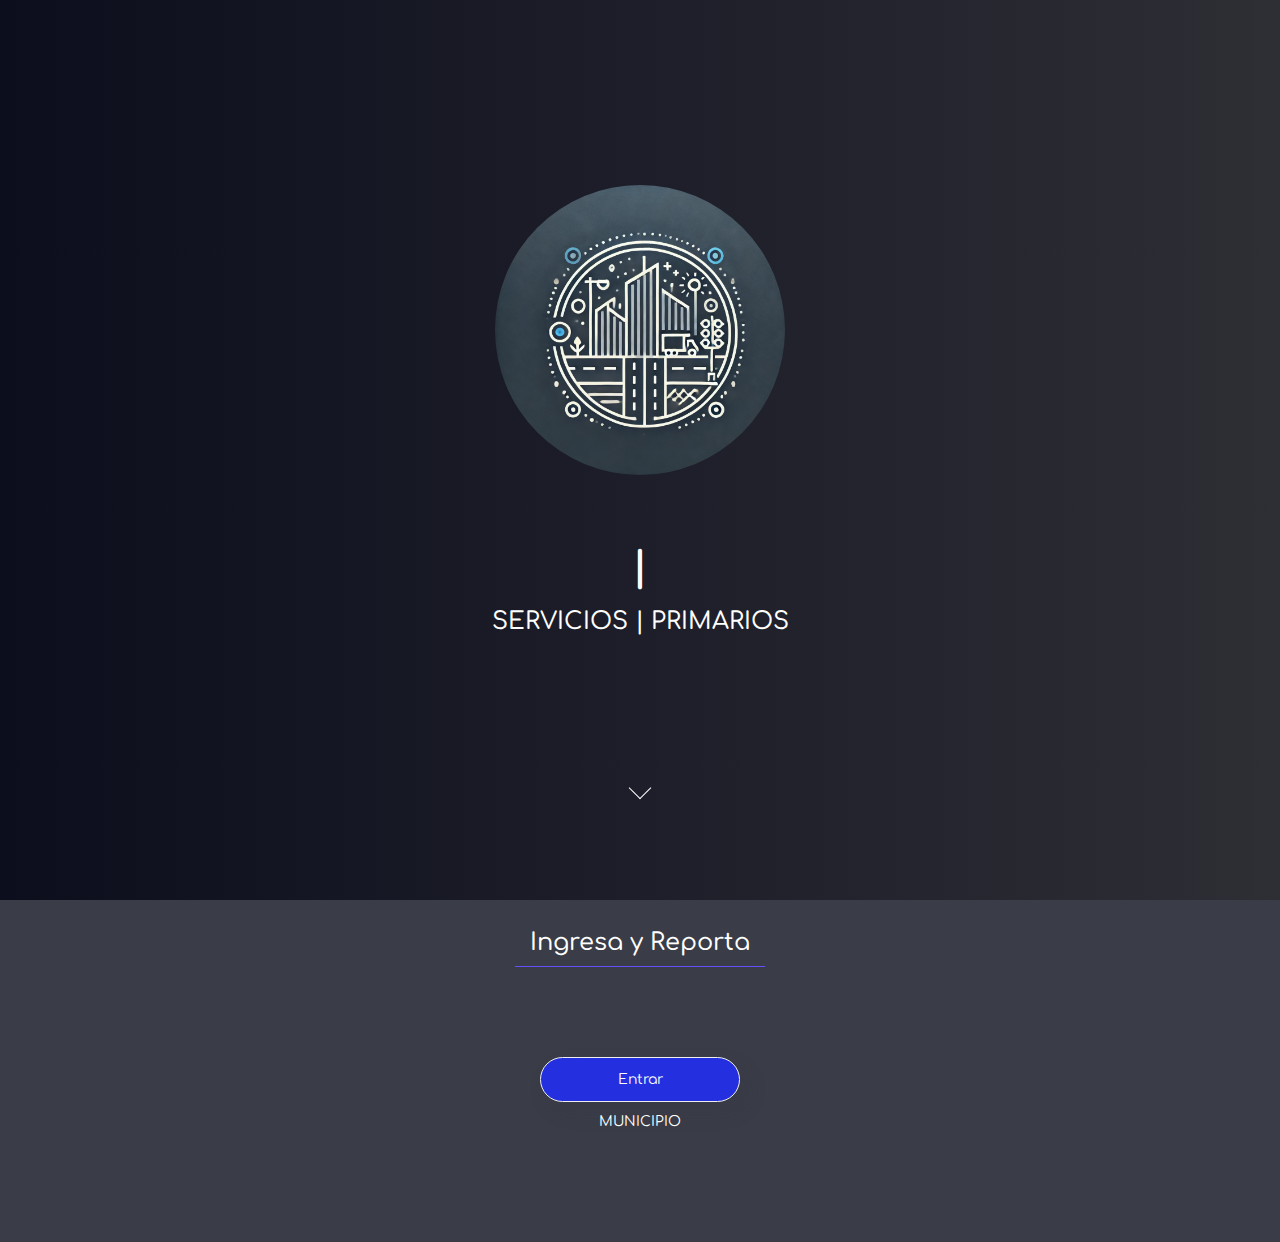
<file: index.html>
<!DOCTYPE html>
<html lang="en" >
<head>
  <meta charset="UTF-8">
  <title>Landing Page With Typer</title>
  <link rel="stylesheet" href="https://maxcdn.bootstrapcdn.com/font-awesome/4.5.0/css/font-awesome.min.css">
<link href="https://fonts.googleapis.com/css?family=Comfortaa|Cormorant+Garamond|Poiret+One" rel="stylesheet">

<meta name="viewport" content="width=device-width, initial-scale=1"><link rel='stylesheet' href="https://cdnjs.cloudflare.com/ajax/libs/animate.css/4.1.1/animate.min.css">
<link rel='stylesheet' href='https://maxcdn.bootstrapcdn.com/bootstrap/3.3.5/css/bootstrap.min.css'>
<link rel='stylesheet' href='https://fonts.googleapis.com/css?family=Raleway'><link rel="stylesheet" href="./style.css">

</head>
<body>
<!-- partial:index.partial.html -->
<header id="header">
  <div class="vert-text">
	<div class="p-img">
	<img src="logo4.png" style="border-radius: 50%;
  width: 290px;
  height: 290px;"/>
</div>
            <h1 id="typer-size">                
                <!-- TEXTS -->
                <span id="typed"></span>
                <div id="typed-strings">
                	<p>Reportes</span> </p>
                    <p>Mpo.Escobedo</p>
                    <p><span class="#">Que requieres?</span></p>
                    <p>Falla de Alumbrado</p>
                    <p>Reporte Baches</p>
									  <p>Falla Semaforos</p>
									  <p>Tramites Mpo.</p>
                    <!-- <p>JAVASCRIPT</p>
									  <p>CSS</p>
									  <p>Simple Landing Page</p>
									  <p>Ruby</p>
										<p>Most Powerful Typer</p>
										<p>Codepen</p>
		 								<p>Apple</p>
										<p>Facebook</p>
										<p>You can still add more</p> -->
                </div>
                <!-- TEXTS ENDS -->
            </h1>
            <!-- TITLE -->
            
    <h3>SERVICIOS | PRIMARIOS</h3>
    <a href="#contacts" class="scroll-down nav-link"></a>
  </div>
</header>
<!-- FOOTER  -->
<footer id="contacts">
  <div class="container">
    <div class="row">
      <div class="col-md-6 col-md-offset-3 text-center">
        <h3 class="zayn">Ingresa y Reporta</h3>
				<hr class="style17">
<!-- 		FORMS		 -->
			<form>
        <!-- <input type="text" placeholder="Enter First Name"/><br>
				<input type="text" placeholder="Enter Last Name"/><br>
				<input type="text" placeholder="Enter Your Email"/><br> -->
				<button>Entrar</button>
			</form>
        <p>MUNICIPIO</p>
      </div>
    </div>
  </div>
</footer>


<!-- FOLLOW -->

<!-- partial -->
  <script src='https://cdnjs.cloudflare.com/ajax/libs/jquery/2.1.3/jquery.min.js'></script>
<script src='https://maxcdn.bootstrapcdn.com/bootstrap/3.3.5/js/bootstrap.min.js'></script><script  src="./script.js"></script>

</body>
</html>
</file>
<file: style.css>
body {
  font-family: 'Comfortaa', cursive;
	background: #585877;  /* fallback for old browsers */
	background: -webkit-linear-gradient(to right, #4c5064, #3a3c47);  /* Chrome 10-25, Safari 5.1-6 */
	background: linear-gradient(to right, #0c0e1d, #2e2e35); /* W3C, IE 10+/ Edge, Firefox 16+, Chrome 26+, Opera 12+, Safari 7+ */
}
h1.major,
h2.major,
h3.major,
h4.major,
h5.major,
h6.major {
  padding-bottom: 1em;
  border-bottom: solid 2px rgba(255, 255, 255, 0.125);
  margin-bottom: 20px;
}
a {
  color: #33A9B7;
}
#typer-size{
	font-size: 40px;
}
a:hover,
a:focus {
  color: #00E4FF;
  text-decoration: none;
}
header {
  display: table;
  position: relative;
  width: 100%;
  height: 100vh;
  color: white;
}
header #particles {
  position: absolute;
  width: 100%;
  height: 100%;
  top: 0;
  left: 0;
}
header .vert-text {
  display: table-cell;
  position: relative;
  vertical-align: middle;
  text-align: center;
}
header .vert-text h1 {
  padding: 0;
  margin: 0;
  font-size: 4.5em;
  font-weight: 700;
}
header .vert-text .scroll-down {
  display: block;
  position: absolute;
  bottom: 12%;
  left: 50%;
  color: #fff;
  -webkit-transform: translate(0, -50%);
  transform: translate(0, -50%);
  -webkit-transition: opacity 0.5s;
  -o-transition: opacity 0.5s;
  transition: opacity 0.5s;
}
header .vert-text .scroll-down:hover {
  opacity: 0.5;
}
header .vert-text .scroll-down::after {
  position: absolute;
  content: '';
  width: 16px;
  height: 16px;
  margin: -12px 0 0 -8px;
  border-left: 1px solid #fff;
  border-bottom: 1px solid #fff;
  -webkit-transform: rotate(-45deg);
  transform: rotate(-45deg);
  box-sizing: border-box;
}
header .vert-text .scroll-down::before {
  position: absolute;
  top: -22px;
  left: -22px;
  z-index: -1;
  content: '';
  width: 44px;
  height: 44px;
  box-shadow: 0 0 0 0 rgba(255, 255, 255, 0.1);
  border-radius: 100%;
  opacity: 0;
  -webkit-animation: sdb 3s infinite;
  animation: sdb 3s infinite;
  box-sizing: border-box;
}



#contacts {
	margin: 0 auto;
  padding: 100px 0;
	background: #3a3c47;
	width: 100%;
  color: #fff;
	transition: all 1.7s ease;
}
#contacts:hover{
	background: #3a3c47;
	color: #fff;
}
#contacts .social {
  padding-bottom: 20px;
  border-bottom: solid 2px rgba(255, 255, 255, 0.125);
}



form{
	margin-top: 70px;
	width: 100%;
}

input[type=text]{
	margin-top: 20px;
	width: 390px;
	height: 55px;
	border-radius: 100px;
	padding: 10px;
	outline: none;
	background: rgba(0,0,0,0.2);
	border: 1px solid #fff;
	transition: all 0.3s ease;
}
input[type=text]:focus{
	background: rgba(5, 9, 245, 0.3);
	color: #fff;
	border: 1px solid rgb(79, 31, 250);
}
::placeholder{
	color: #fff;
}
.zayn{
	margin-top: -70px;
}
hr.style17 {
	border-top: 1px solid rgb(98, 81, 250);
	text-align: center;
	width: 250px;
	margin-top: 10px;
}
hr.style17:after{
	border-top: 1px solid rgb(97, 57, 240);
	border-right: 1px solid rgb(63, 90, 247);
	border-bottom: 1px solid rgb(63, 60, 240);
	border-left: 1px solid rgb(82, 63, 253);
}
hr.style17:after {
	content: '§';
	display: inline-block;
	position: relative;
	top: -10px;
	padding: 0 10px;
	background: #0a1aa5;
	color: #fff;
	font-size: 18px;
	-webkit-transform: rotate(60deg);
	-moz-transform: rotate(60deg);
	transform: rotate(60deg);
}


button{
	border-radius: 100px;
	color: #fff;
	margin-top: 20px;
	margin-bottom: 10px;
	padding: 10px;
	height: 45px;
	width: 200px;
	text-align: center;
	outline: none;
	background: #2430df;
	border: 1px solid #eee;
	box-shadow: 8px 10px 20px 0px rgba(46,61,73,0.15);
	transition: all 0.3s ease;
}
button:hover{
background: #020358;
}

.p-img{
	text-align: center;
	position: relative;
	top: -70px;
}
img{
	z-index: 100;
	border-radius: 50%;
	width: 170px;
	height:170px;
}




@-webkit-keyframes sdb {
  0% {
    opacity: 0;
  }
  30% {
    opacity: 1;
  }
  60% {
    box-shadow: 0 0 0 60px rgba(255, 255, 255, 0.1);
    opacity: 0;
  }
  100% {
    opacity: 0;
  }
}
@keyframes sdb {
  0% {
    opacity: 0;
  }
  30% {
    opacity: 1;
  }
  60% {
    box-shadow: 0 0 0 60px rgba(255, 255, 255, 0.1);
    opacity: 0;
  }
  100% {
    opacity: 0;
  }
}

/*  FOLLOW*/
.Follow {	  background:url("https://pbs.twimg.com/profile_images/959092900708544512/v4Db9QRv_bigger.jpg")no-repeat center / contain;
	width: 50px;
	height: 50px;
	bottom: 9px;
	right: 20px;
	display:block;
	position:fixed;
	border-radius:50%;
	z-index:999;
	animation:  rotation 10s infinite linear;
	}

@-webkit-keyframes rotation {
		from {
				-webkit-transform: rotate(0deg);
		}
		to {
				-webkit-transform: rotate(359deg);
		}
}
</file>
